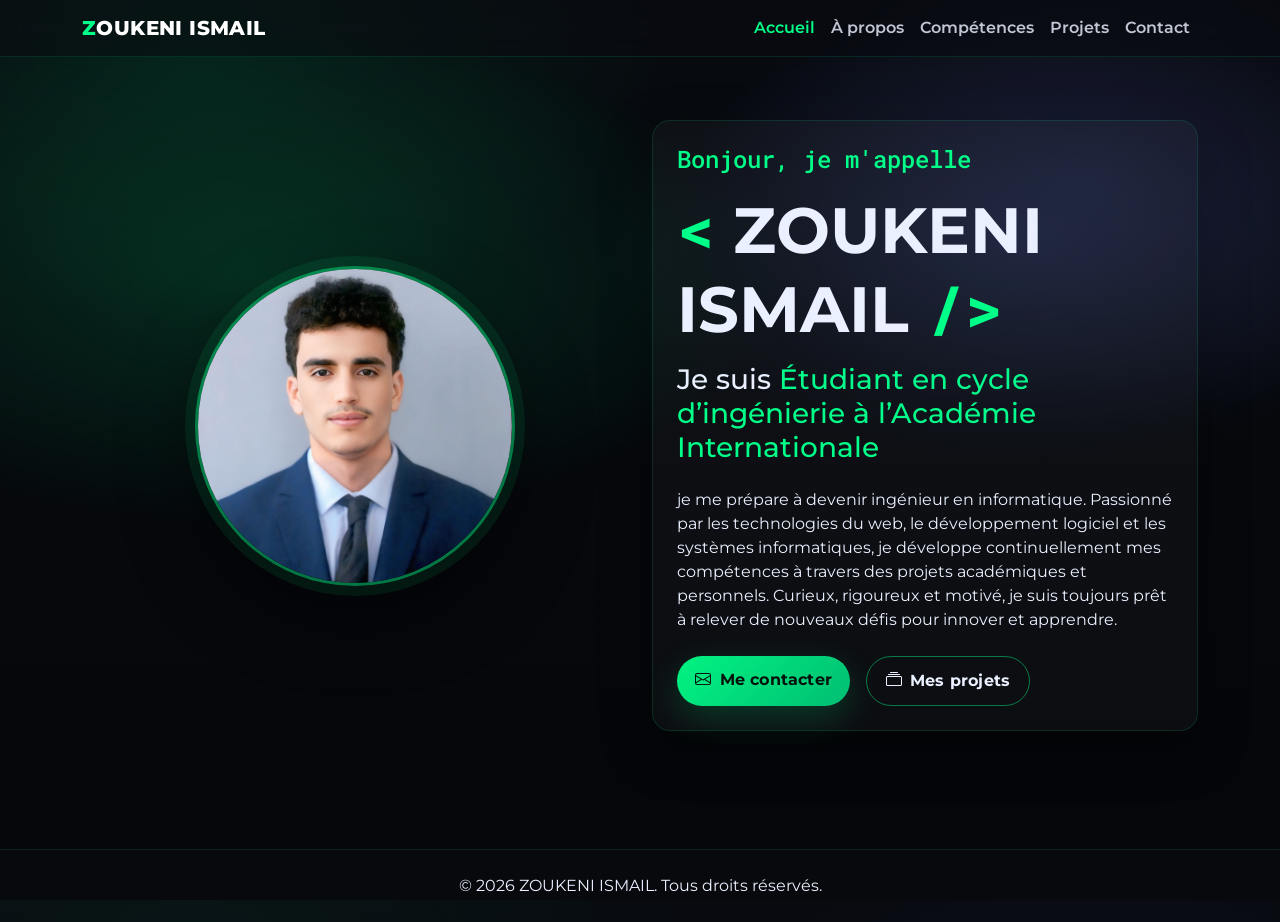
<file: index.html>
<!DOCTYPE html>
<html lang="fr">
<head>
  <meta charset="UTF-8">
  <meta name="viewport" content="width=device-width, initial-scale=1.0">
  <title>Portfolio - ZOUKENI ISMAIL </title>
  
  <!-- Bootstrap 5 CSS -->
  <link href="https://cdn.jsdelivr.net/npm/bootstrap@5.3.3/dist/css/bootstrap.min.css" rel="stylesheet">
  
  <!-- Bootstrap Icons -->
  <link href="https://cdn.jsdelivr.net/npm/bootstrap-icons@1.11.3/font/bootstrap-icons.min.css" rel="stylesheet">
  
  <!-- Google Fonts -->
  <link href="https://fonts.googleapis.com/css2?family=Montserrat:wght@400;500;600;700&family=Roboto+Mono:wght@400;500&display=swap" rel="stylesheet">
  

  <!-- CSS (Portfolio) -->
  <link rel="stylesheet" href="assets/css/base.css">
  <link rel="stylesheet" href="assets/css/components.css">
  <link rel="stylesheet" href="assets/css/index.css">

</head>
<body>

  <nav class="navbar navbar-expand-lg navbar-dark fixed-top">
    <div class="container">
      <a class="navbar-brand" href="index.html">
        <span style="color: var(--neon-green);">Z</span>OUKENI ISMAIL
      </a>
      <button class="navbar-toggler" type="button" data-bs-toggle="collapse" data-bs-target="#navbarNav">
        <span class="navbar-toggler-icon"></span>
      </button>
      <div class="collapse navbar-collapse" id="navbarNav">
        <ul class="navbar-nav ms-auto">
          <li class="nav-item"><a class="nav-link active" href="index.html">Accueil</a></li>
          <li class="nav-item"><a class="nav-link" href="apropos.html">À propos</a></li>
          <li class="nav-item"><a class="nav-link" href="competences.html">Compétences</a></li>
          <li class="nav-item"><a class="nav-link" href="projet.html">Projets</a></li>
          <li class="nav-item"><a class="nav-link" href="contact.html">Contact</a></li>
        </ul>
      </div>
    </div>
  </nav>

<!-- HERO SECTION -->
<section class="hero-section">
  <div class="hero-bg"></div>
  <div class="container">
    <div class="row align-items-center">
      <!-- Image à gauche -->
      <div class="col-lg-6 mb-5 mb-lg-0 fade-in">
        <div class="text-center">
          <img src="assets/img/1.jpg" alt="ZOUKENI ISMAIL" class="img-fluid profile-img">
        </div>
      </div>

      <!-- Infos à droite -->
      <div class="col-lg-6 text-center text-lg-start">
  <div class="hero-card">
    <h4 class="text-neon mono-font mb-3 fade-in" style="animation-delay: 0.2s;">Bonjour, je m'appelle</h4>

    <h1 class="display-3 fw-bold mb-3 fade-in" style="animation-delay: 0.4s;">
      <span class="mono-font text-neon">&lt;</span>
      ZOUKENI ISMAIL
      <span class="mono-font text-neon">/&gt;</span>
    </h1>

    <h2 class="h3 mb-4 float" style="animation-delay: 0.6s;">
      Je suis <span class="text-neon">Étudiant en cycle d’ingénierie à l’Académie Internationale</span>
    </h2>

    <p class="mb-4 fade-in" style="animation-delay: 0.8s;">
      je me prépare à devenir ingénieur en informatique. Passionné par les technologies du web, le développement logiciel et les systèmes informatiques, je développe continuellement mes compétences à travers des projets académiques et personnels. Curieux, rigoureux et motivé, je suis toujours prêt à relever de nouveaux défis pour innover et apprendre.
    </p>

    <div class="d-flex justify-content-center justify-content-lg-start gap-3 fade-in" style="animation-delay: 1s;">
      <a href="contact.html" class="btn btn-primary-custom btn-custom">
        <i class="bi bi-envelope me-2"></i>Me contacter
      </a>
      <a href="projet.html" class="btn btn-outline-custom btn-custom">
        <i class="bi bi-collection me-2"></i>Mes projets
      </a>
    </div>
  </div>
</div>
  </div>
</section>

<footer class="py-4 mt-5">
    <div class="container text-center">
      <p class="mb-0">© <span id="current-year"></span> ZOUKENI ISMAIL. Tous droits réservés.</p>
    </div>
  </footer>

  <!-- Bootstrap 5 JS -->
  <script src="https://cdn.jsdelivr.net/npm/bootstrap@5.3.3/dist/js/bootstrap.bundle.min.js"></script>


  <!-- JS (Portfolio) -->
  <script src="assets/js/main.js" defer></script>
  <script src="assets/js/index.js" defer></script>

</body>
</html>
</file>
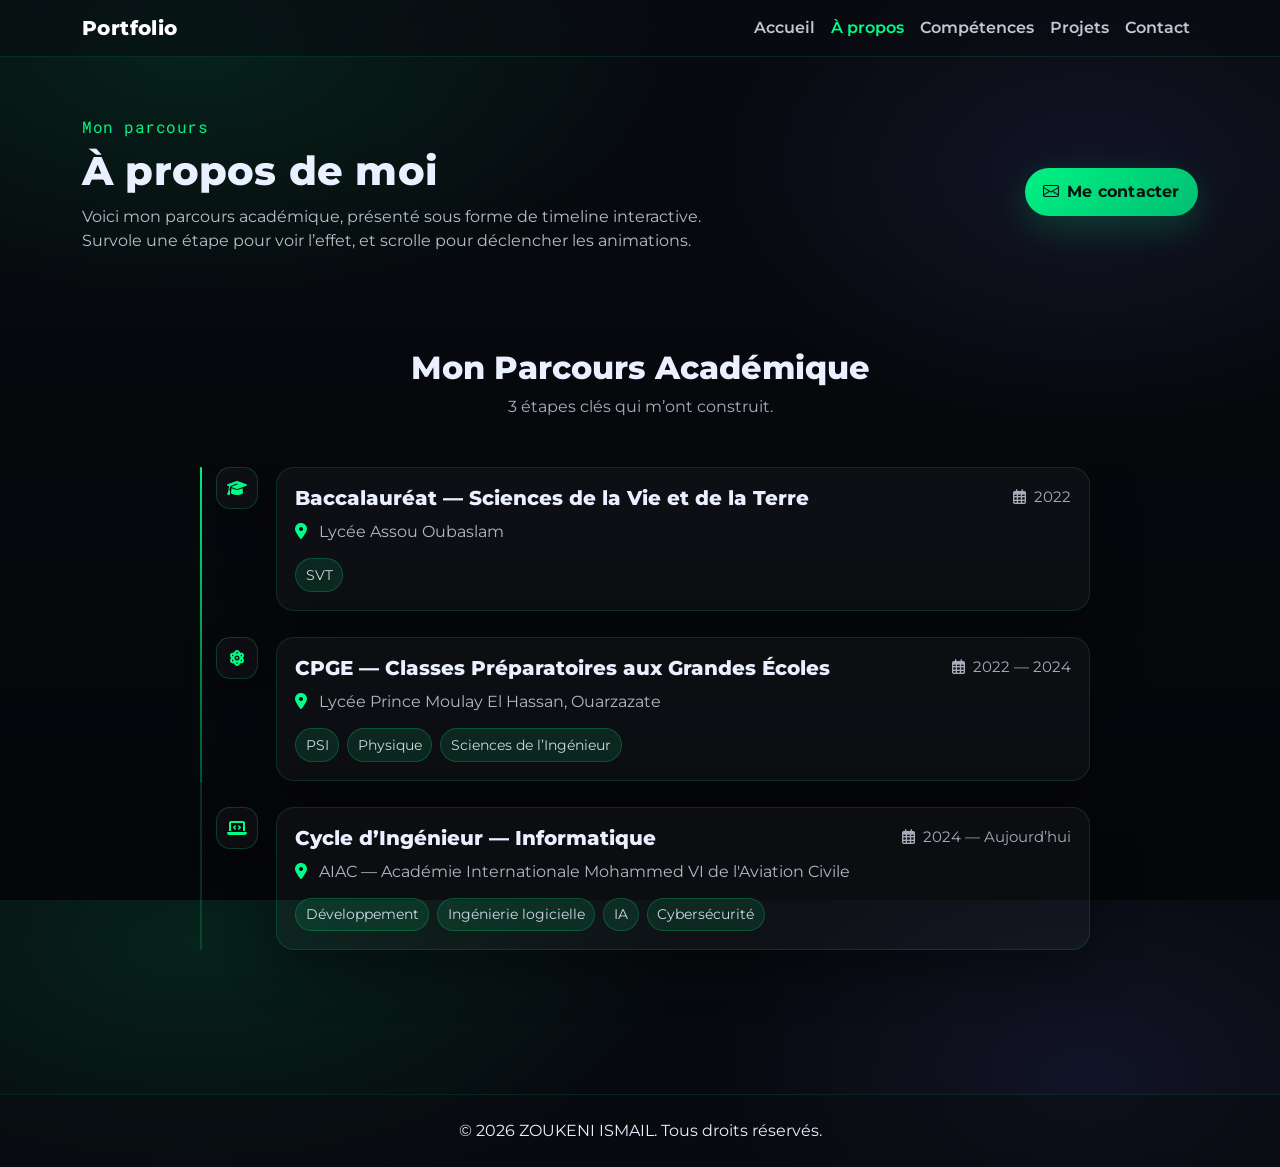
<file: apropos.html>
<!DOCTYPE html>
<html lang="fr">
<head>
  <meta charset="UTF-8">
  <meta name="viewport" content="width=device-width, initial-scale=1.0">
  <title>À propos | Portfolio - ZOUKENI ISMAIL</title>

  <!-- Bootstrap CSS -->
  <link href="https://cdn.jsdelivr.net/npm/bootstrap@5.3.3/dist/css/bootstrap.min.css" rel="stylesheet">

  <!-- Bootstrap Icons -->
  <link rel="stylesheet" href="https://cdn.jsdelivr.net/npm/bootstrap-icons@1.11.1/font/bootstrap-icons.css">

  <!-- Font Awesome -->
  <link rel="stylesheet" href="https://cdnjs.cloudflare.com/ajax/libs/font-awesome/6.4.0/css/all.min.css">

  <!-- Google Fonts -->
  <link href="https://fonts.googleapis.com/css2?family=Montserrat:wght@400;500;600;700&family=Roboto+Mono:wght@400;500&display=swap" rel="stylesheet">

  <!-- CSS Portfolio -->
  <link rel="stylesheet" href="assets/css/base.css">
  <link rel="stylesheet" href="assets/css/components.css">
  <link rel="stylesheet" href="assets/css/apropos.css">
</head>

<body>

  <!-- Navbar -->
  <nav class="navbar navbar-expand-lg navbar-dark fixed-top">
    <div class="container">
      <a class="navbar-brand" href="index.html">Portfolio</a>
      <button class="navbar-toggler" type="button" data-bs-toggle="collapse" data-bs-target="#navbarNav">
        <span class="navbar-toggler-icon"></span>
      </button>
      <div class="collapse navbar-collapse" id="navbarNav">
        <ul class="navbar-nav ms-auto">
          <li class="nav-item"><a class="nav-link" href="index.html">Accueil</a></li>
          <li class="nav-item"><a class="nav-link active" href="apropos.html">À propos</a></li>
          <li class="nav-item"><a class="nav-link" href="competences.html">Compétences</a></li>
          <li class="nav-item"><a class="nav-link" href="projet.html">Projets</a></li>
          <li class="nav-item"><a class="nav-link" href="contact.html">Contact</a></li>
        </ul>
      </div>
    </div>
  </nav>

  <!-- Background particles -->
  <div id="particles"></div>

  <!-- Header -->
  <header class="about-hero">
    <div class="container content-layer">
      <div class="row align-items-center">
        <div class="col-lg-8">
          <p class="kicker mono-font text-neon mb-2">Mon parcours</p>
          <h1 class="title">À propos de moi</h1>
          <p class="lead-text">
            Voici mon parcours académique, présenté sous forme de timeline interactive.
            Survole une étape pour voir l’effet, et scrolle pour déclencher les animations.
          </p>
        </div>
        <div class="col-lg-4 text-lg-end mt-3 mt-lg-0">
          <a class="btn btn-primary-custom btn-custom" href="contact.html">
            <i class="bi bi-envelope me-2"></i>Me contacter
          </a>
        </div>
      </div>
    </div>
  </header>

  <!-- Timeline -->
  <section id="parcours" class="timeline-section">
    <div class="container content-layer">

      <div class="section-head text-center mb-5">
        <h2 class="section-title">Mon Parcours Académique</h2>
        <p class="section-subtitle">3 étapes clés qui m’ont construit.</p>
      </div>

      <!-- Progress line (interactive) -->
      <div class="timeline-wrap">
        <div class="timeline-progress" id="timeline-progress"></div>

        <!-- Item 1 -->
        <article class="timeline-item reveal">
          <div class="timeline-icon">
            <i class="fas fa-graduation-cap"></i>
          </div>

          <div class="timeline-card">
            <div class="timeline-top">
              <h5>Baccalauréat — Sciences de la Vie et de la Terre</h5>
              <span class="timeline-date"><i class="far fa-calendar-alt me-2"></i>2022</span>
            </div>

            <p class="timeline-place">
              <i class="fas fa-map-marker-alt me-2"></i>
              Lycée Assou Oubaslam
            </p>

            <div class="tags">
              <span class="tag">SVT</span>
            </div>
          </div>
        </article>

        <!-- Item 2 -->
        <article class="timeline-item reveal">
          <div class="timeline-icon">
            <i class="fas fa-atom"></i>
          </div>

          <div class="timeline-card">
            <div class="timeline-top">
              <h5>CPGE — Classes Préparatoires aux Grandes Écoles</h5>
              <span class="timeline-date"><i class="far fa-calendar-alt me-2"></i>2022 — 2024</span>
            </div>

            <p class="timeline-place">
              <i class="fas fa-map-marker-alt me-2"></i>
              Lycée Prince Moulay El Hassan, Ouarzazate
            </p>

            <div class="tags">
              <span class="tag">PSI</span>
              <span class="tag">Physique</span>
              <span class="tag">Sciences de l’Ingénieur</span>
            </div>
          </div>
        </article>

        <!-- Item 3 -->
        <article class="timeline-item reveal">
          <div class="timeline-icon">
            <i class="fas fa-laptop-code"></i>
          </div>

          <div class="timeline-card">
            <div class="timeline-top">
              <h5>Cycle d’Ingénieur — Informatique</h5>
              <span class="timeline-date"><i class="far fa-calendar-alt me-2"></i>2024 — Aujourd’hui</span>
            </div>

            <p class="timeline-place">
              <i class="fas fa-map-marker-alt me-2"></i>
              AIAC — Académie Internationale Mohammed VI de l'Aviation Civile
            </p>

            <div class="tags">
              <span class="tag">Développement</span>
              <span class="tag">Ingénierie logicielle</span>
              <span class="tag">IA</span>
              <span class="tag">Cybersécurité</span>
            </div>
          </div>
        </article>

      </div>
    </div>
  </section>

  <footer class="py-4 mt-5">
    <div class="container text-center">
      <p class="mb-0">© <span id="current-year"></span> ZOUKENI ISMAIL. Tous droits réservés.</p>
    </div>
  </footer>

  <script src="https://cdn.jsdelivr.net/npm/bootstrap@5.3.3/dist/js/bootstrap.bundle.min.js"></script>

  <!-- JS Portfolio -->
  <script src="assets/js/main.js" defer></script>
  <script src="assets/js/particles.js" defer></script>
  <script src="assets/js/apropos.js" defer></script>

</body>
</html>
</file>
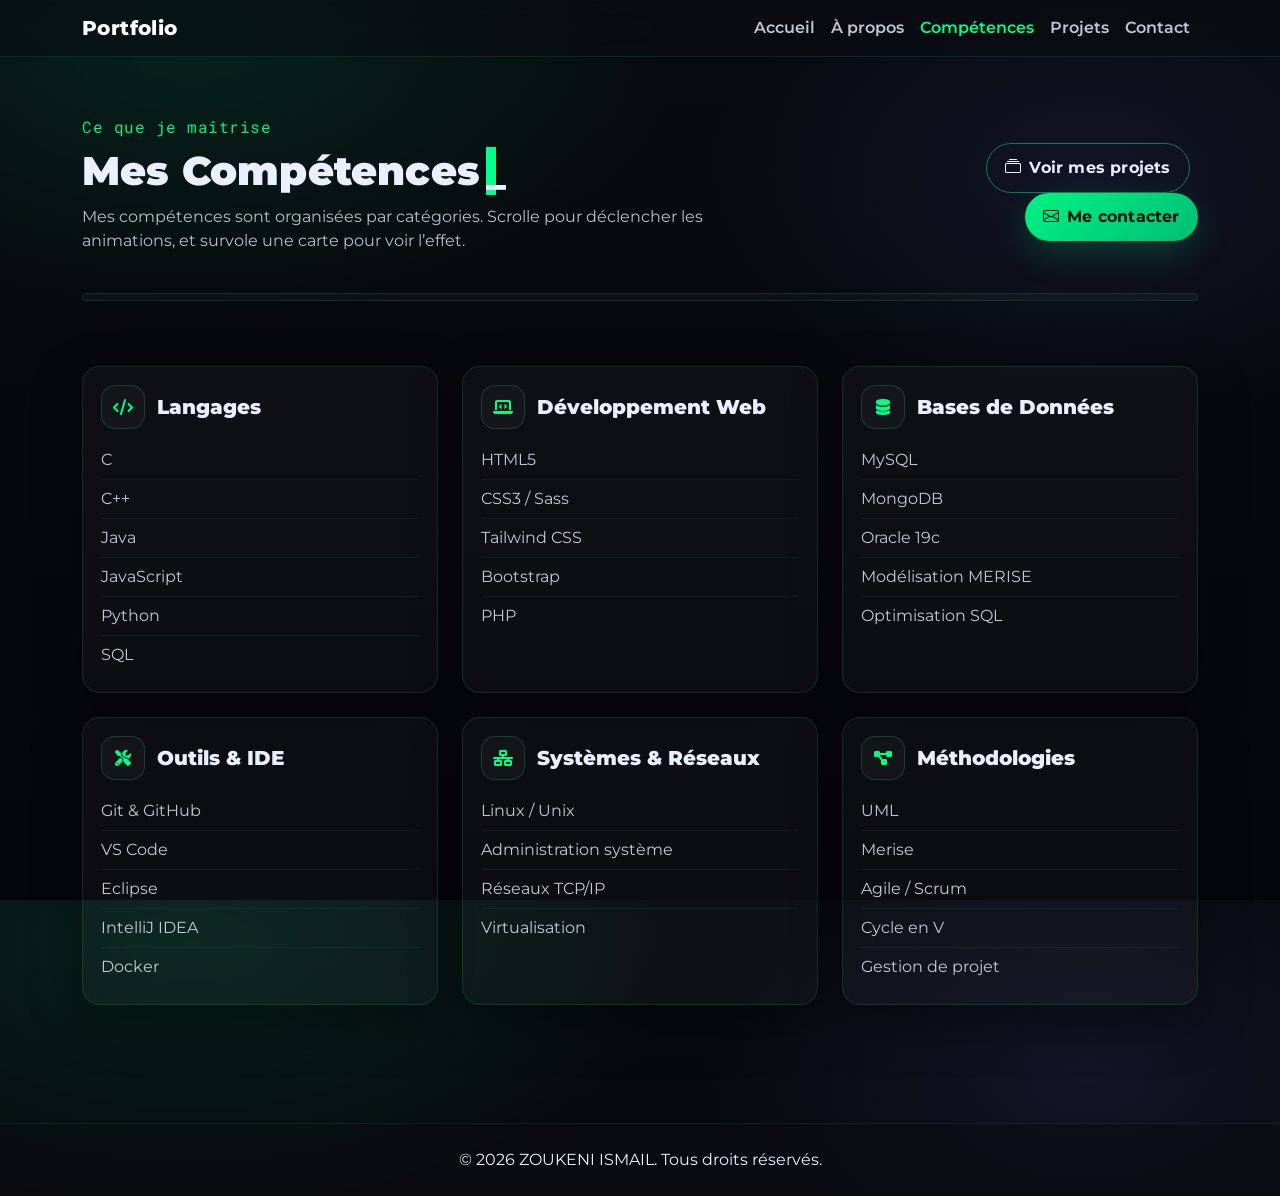
<file: competences.html>
<!DOCTYPE html>
<html lang="fr">
<head>
  <meta charset="UTF-8" />
  <meta name="viewport" content="width=device-width, initial-scale=1.0" />
  <title>Compétences | Portfolio - ZOUKENI ISMAIL</title>

  <link href="https://cdn.jsdelivr.net/npm/bootstrap@5.3.3/dist/css/bootstrap.min.css" rel="stylesheet" />
  <link rel="stylesheet" href="https://cdn.jsdelivr.net/npm/bootstrap-icons@1.11.3/font/bootstrap-icons.min.css" />
  <link rel="stylesheet" href="https://cdnjs.cloudflare.com/ajax/libs/font-awesome/6.4.0/css/all.min.css" />
  <link href="https://fonts.googleapis.com/css2?family=Montserrat:wght@400;500;600;700&family=Roboto+Mono:wght@400;500&display=swap" rel="stylesheet" />

  <!-- CSS Portfolio -->
  <link rel="stylesheet" href="assets/css/base.css" />
  <link rel="stylesheet" href="assets/css/components.css" />
  <link rel="stylesheet" href="assets/css/competences.css" />
</head>

<body>
  <!-- Navbar -->
  <nav class="navbar navbar-expand-lg navbar-dark fixed-top">
    <div class="container">
      <a class="navbar-brand" href="index.html">Portfolio</a>
      <button class="navbar-toggler" type="button" data-bs-toggle="collapse" data-bs-target="#navbarNav">
        <span class="navbar-toggler-icon"></span>
      </button>
      <div class="collapse navbar-collapse" id="navbarNav">
        <ul class="navbar-nav ms-auto">
          <li class="nav-item"><a class="nav-link" href="index.html">Accueil</a></li>
          <li class="nav-item"><a class="nav-link" href="apropos.html">À propos</a></li>
          <li class="nav-item"><a class="nav-link active" href="competences.html">Compétences</a></li>
          <li class="nav-item"><a class="nav-link" href="projet.html">Projets</a></li>
          <li class="nav-item"><a class="nav-link" href="contact.html">Contact</a></li>
        </ul>
      </div>
    </div>
  </nav>

  <!-- Background effects -->
  <div class="scanlines"></div>
  <div id="particles"></div>

  <!-- Hero -->
  <header class="skills-hero">
    <div class="container content-layer">
      <div class="row align-items-center">
        <div class="col-lg-8">
          <p class="kicker mono-font text-neon mb-2">Ce que je maîtrise</p>
          <h1 class="title">
            <span id="typing-text"></span><span class="cursor">_</span>
          </h1>
          <p class="lead-text">
            Mes compétences sont organisées par catégories. Scrolle pour déclencher les animations,
            et survole une carte pour voir l’effet.
          </p>
        </div>

        <div class="col-lg-4 text-lg-end mt-3 mt-lg-0">
          <a class="btn btn-outline-custom btn-custom me-2" href="projet.html">
            <i class="bi bi-collection me-2"></i>Voir mes projets
          </a>
          <a class="btn btn-primary-custom btn-custom" href="contact.html">
            <i class="bi bi-envelope me-2"></i>Me contacter
          </a>
        </div>
      </div>

      <!-- Progress bar -->
      <div class="page-progress mt-4">
        <div class="bar" id="page-progress"></div>
      </div>
    </div>
  </header>

  <!-- Skills Grid -->
  <section id="competences" class="skills-section">
    <div class="container content-layer">
      <div class="row g-4">

        <!-- Langages -->
        <div class="col-md-6 col-lg-4">
          <article class="skill-card reveal" data-tags="langages">
            <div class="skill-head">
              <div class="skill-icon"><i class="fas fa-code"></i></div>
              <h5 class="skill-title">Langages</h5>
            </div>
            <ul class="skill-list">
              <li>C</li>
              <li>C++</li>
              <li>Java</li>
              <li>JavaScript</li>
              <li>Python</li>
              <li>SQL</li>
            </ul>
          </article>
        </div>

        <!-- Web Dev -->
        <div class="col-md-6 col-lg-4">
          <article class="skill-card reveal" data-tags="web">
            <div class="skill-head">
              <div class="skill-icon"><i class="fas fa-laptop-code"></i></div>
              <h5 class="skill-title">Développement Web</h5>
            </div>
            <ul class="skill-list">
              <li>HTML5</li>
              <li>CSS3 / Sass</li>
              <li>Tailwind CSS</li>
              <li>Bootstrap</li>
              <li>PHP</li>
            </ul>
          </article>
        </div>

        <!-- BDD -->
        <div class="col-md-6 col-lg-4">
          <article class="skill-card reveal" data-tags="bdd">
            <div class="skill-head">
              <div class="skill-icon"><i class="fas fa-database"></i></div>
              <h5 class="skill-title">Bases de Données</h5>
            </div>
            <ul class="skill-list">
              <li>MySQL</li>
              <li>MongoDB</li>
              <li>Oracle 19c</li>
              <li>Modélisation MERISE</li>
              <li>Optimisation SQL</li>
            </ul>
          </article>
        </div>

        <!-- Outils -->
        <div class="col-md-6 col-lg-4">
          <article class="skill-card reveal" data-tags="outils">
            <div class="skill-head">
              <div class="skill-icon"><i class="fas fa-tools"></i></div>
              <h5 class="skill-title">Outils & IDE</h5>
            </div>
            <ul class="skill-list">
              <li>Git & GitHub</li>
              <li>VS Code</li>
              <li>Eclipse</li>
              <li>IntelliJ IDEA</li>
              <li>Docker</li>
            </ul>
          </article>
        </div>

        <!-- Réseaux -->
        <div class="col-md-6 col-lg-4">
          <article class="skill-card reveal" data-tags="systemes">
            <div class="skill-head">
              <div class="skill-icon"><i class="fas fa-network-wired"></i></div>
              <h5 class="skill-title">Systèmes & Réseaux</h5>
            </div>
            <ul class="skill-list">
              <li>Linux / Unix</li>
              <li>Administration système</li>
              <li>Réseaux TCP/IP</li>
              <li>Virtualisation</li>
            </ul>
          </article>
        </div>

        <!-- Méthodologies -->
        <div class="col-md-6 col-lg-4">
          <article class="skill-card reveal" data-tags="methodo">
            <div class="skill-head">
              <div class="skill-icon"><i class="fas fa-project-diagram"></i></div>
              <h5 class="skill-title">Méthodologies</h5>
            </div>
            <ul class="skill-list">
              <li>UML</li>
              <li>Merise</li>
              <li>Agile / Scrum</li>
              <li>Cycle en V</li>
              <li>Gestion de projet</li>
            </ul>
          </article>
        </div>

      </div>
    </div>
  </section>

  <footer class="py-4 mt-5">
    <div class="container text-center">
      <p class="mb-0">© <span id="current-year"></span> ZOUKENI ISMAIL. Tous droits réservés.</p>
    </div>
  </footer>

  <script src="https://cdn.jsdelivr.net/npm/bootstrap@5.3.3/dist/js/bootstrap.bundle.min.js"></script>

  <!-- JS Portfolio -->
  <script src="assets/js/main.js" defer></script>
  <script src="assets/js/particles.js" defer></script>
  <script src="assets/js/competences.js" defer></script>
</body>
</html>
</file>
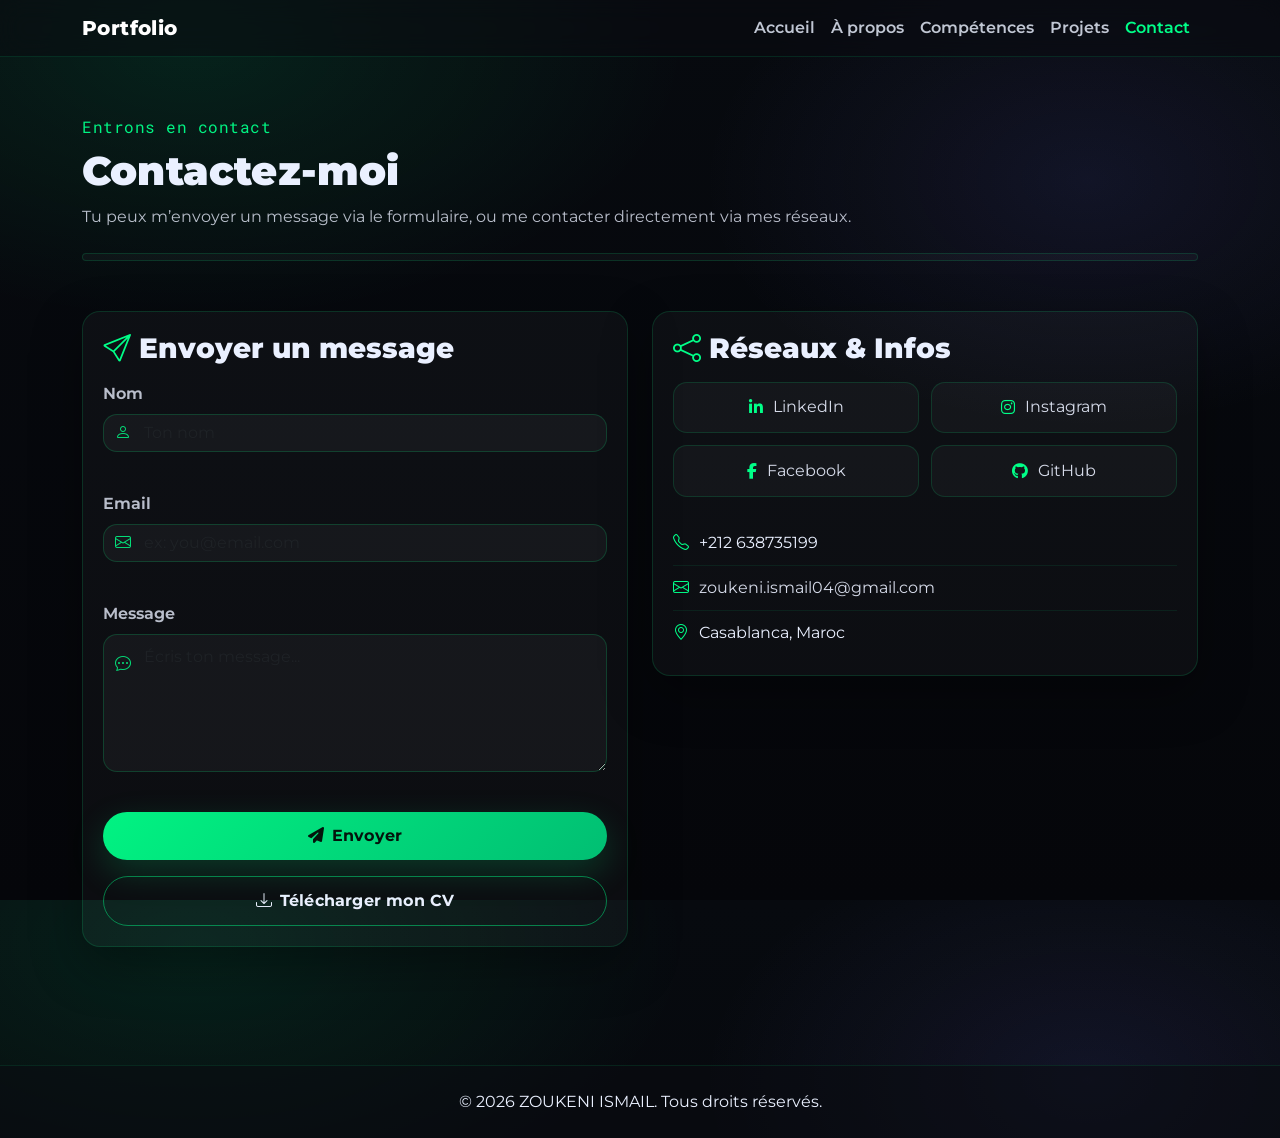
<file: contact.html>
<!DOCTYPE html>
<html lang="fr">
<head>
  <meta charset="UTF-8">
  <meta name="viewport" content="width=device-width, initial-scale=1.0">
  <title>Contact | Portfolio - ZOUKENI ISMAIL</title>

  <link href="https://cdn.jsdelivr.net/npm/bootstrap@5.3.3/dist/css/bootstrap.min.css" rel="stylesheet">
  <link href="https://cdn.jsdelivr.net/npm/bootstrap-icons@1.11.3/font/bootstrap-icons.min.css" rel="stylesheet">
  <link rel="stylesheet" href="https://cdnjs.cloudflare.com/ajax/libs/font-awesome/6.4.0/css/all.min.css">
  <link href="https://fonts.googleapis.com/css2?family=Montserrat:wght@400;500;600;700&family=Roboto+Mono:wght@400;500&display=swap" rel="stylesheet">

  <!-- CSS (Portfolio) -->
  <link rel="stylesheet" href="assets/css/base.css">
  <link rel="stylesheet" href="assets/css/components.css">
  <link rel="stylesheet" href="assets/css/contact.css">
</head>

<body>

<nav class="navbar navbar-expand-lg navbar-dark fixed-top">
  <div class="container">
    <a class="navbar-brand" href="index.html">Portfolio</a>
    <button class="navbar-toggler" type="button" data-bs-toggle="collapse" data-bs-target="#navbarNav">
      <span class="navbar-toggler-icon"></span>
    </button>
    <div class="collapse navbar-collapse" id="navbarNav">
      <ul class="navbar-nav ms-auto">
        <li class="nav-item"><a class="nav-link" href="index.html">Accueil</a></li>
        <li class="nav-item"><a class="nav-link" href="apropos.html">À propos</a></li>
        <li class="nav-item"><a class="nav-link" href="competences.html">Compétences</a></li>
        <li class="nav-item"><a class="nav-link" href="projet.html">Projets</a></li>
        <li class="nav-item"><a class="nav-link active" href="contact.html">Contact</a></li>
      </ul>
    </div>
  </div>
</nav>

<header class="contact-hero">
  <div class="container content-layer">
    <p class="kicker mono-font text-neon mb-2">Entrons en contact</p>
    <h1 class="title">Contactez-moi</h1>
    <p class="lead-text">
      Tu peux m’envoyer un message via le formulaire, ou me contacter directement via mes réseaux.
    </p>

    <div class="page-progress mt-4">
      <div class="bar" id="page-progress"></div>
    </div>
  </div>
</header>

<section id="contact" class="contact-section">
  <div class="container content-layer">
    <div class="row g-4 justify-content-center">

      <!-- Formulaire -->
      <div class="col-lg-6">
        <div class="glass-card reveal">
          <h3 class="card-title">
            <i class="bi bi-send me-2 text-neon"></i>Envoyer un message
          </h3>

          <!-- Alerts -->
          <div id="form-alert" class="form-alert" role="alert" aria-live="polite"></div>

          <form id="contact-form" action="https://formspree.io/f/mrbqaaqn" method="POST">
            <input type="hidden" name="_subject" value="Nouveau message depuis votre portfolio">

            <div class="mb-3">
              <label for="name" class="form-label">Nom</label>
              <div class="input-wrap">
                <i class="bi bi-person"></i>
                <input type="text" id="name" class="form-control" name="name" placeholder="Ton nom" required>
              </div>
              <small class="field-error" data-error-for="name"></small>
            </div>

            <div class="mb-3">
              <label for="email" class="form-label">Email</label>
              <div class="input-wrap">
                <i class="bi bi-envelope"></i>
                <input type="email" id="email" class="form-control" name="email" placeholder="ex: you@email.com" required>
              </div>
              <small class="field-error" data-error-for="email"></small>
            </div>

            <div class="mb-3">
              <label for="message" class="form-label">Message</label>
              <div class="input-wrap textarea">
                <i class="bi bi-chat-dots"></i>
                <textarea id="message" class="form-control" name="message" rows="5" placeholder="Écris ton message..." required></textarea>
              </div>
              <small class="field-error" data-error-for="message"></small>
            </div>

            <button id="submit-btn" type="submit" class="btn btn-primary-custom btn-custom w-100">
              <span class="btn-text"><i class="fas fa-paper-plane me-2"></i>Envoyer</span>
              <span class="btn-loading" aria-hidden="true">Envoi...</span>
            </button>

            <!-- CV (corrigé) -->
            <a class="btn btn-outline-custom btn-custom w-100 mt-3"
               href="assets/cv/Zoukeni_Ismail_Cv.pdf"
               download="CV-ZOUKENI-ISMAIL.pdf">
              <i class="bi bi-download me-2"></i>Télécharger mon CV
            </a>
          </form>
        </div>
      </div>

      <!-- Infos + Réseaux -->
      <div class="col-lg-6">
        <div class="glass-card reveal">
          <h3 class="card-title">
            <i class="bi bi-share me-2 text-neon"></i>Réseaux & Infos
          </h3>

          <div class="socials">
            <a class="social-btn" href="https://ma.linkedin.com/in/ismail-zoukeni-22b82832a" target="_blank" rel="noopener">
              <i class="fab fa-linkedin-in"></i><span>LinkedIn</span>
            </a>
            <a class="social-btn" href="https://www.instagram.com/ismailzoukeni/" target="_blank" rel="noopener">
              <i class="fab fa-instagram"></i><span>Instagram</span>
            </a>
            <a class="social-btn" href="https://www.facebook.com/ismailzoukeni/" target="_blank" rel="noopener">
              <i class="fab fa-facebook-f"></i><span>Facebook</span>
            </a>
            <a class="social-btn" href="https://github.com/ismailzoukenissas" target="_blank" rel="noopener">
              <i class="fab fa-github"></i><span>GitHub</span>
            </a>
          </div>

          <div class="contact-info mt-4">
            <div class="info-row">
              <i class="bi bi-telephone text-neon"></i>
              <span>+212 638735199</span>
            </div>
            <div class="info-row">
              <i class="bi bi-envelope text-neon"></i>
              <a href="mailto:zoukeni.ismail04@gmail.com">zoukeni.ismail04@gmail.com</a>
            </div>
            <div class="info-row">
              <i class="bi bi-geo-alt text-neon"></i>
              <span>Casablanca, Maroc</span>
            </div>
          </div>

         
        </div>
      </div>

    </div>
  </div>
</section>

<footer class="py-4 mt-5">
  <div class="container text-center">
    <p class="mb-0">© <span id="current-year"></span> ZOUKENI ISMAIL. Tous droits réservés.</p>
  </div>
</footer>

<script src="https://cdn.jsdelivr.net/npm/bootstrap@5.3.3/dist/js/bootstrap.bundle.min.js"></script>

<!-- JS (Portfolio) -->
<script src="assets/js/main.js" defer></script>
<script src="assets/js/contact.js" defer></script>
</body>
</html>
</file>
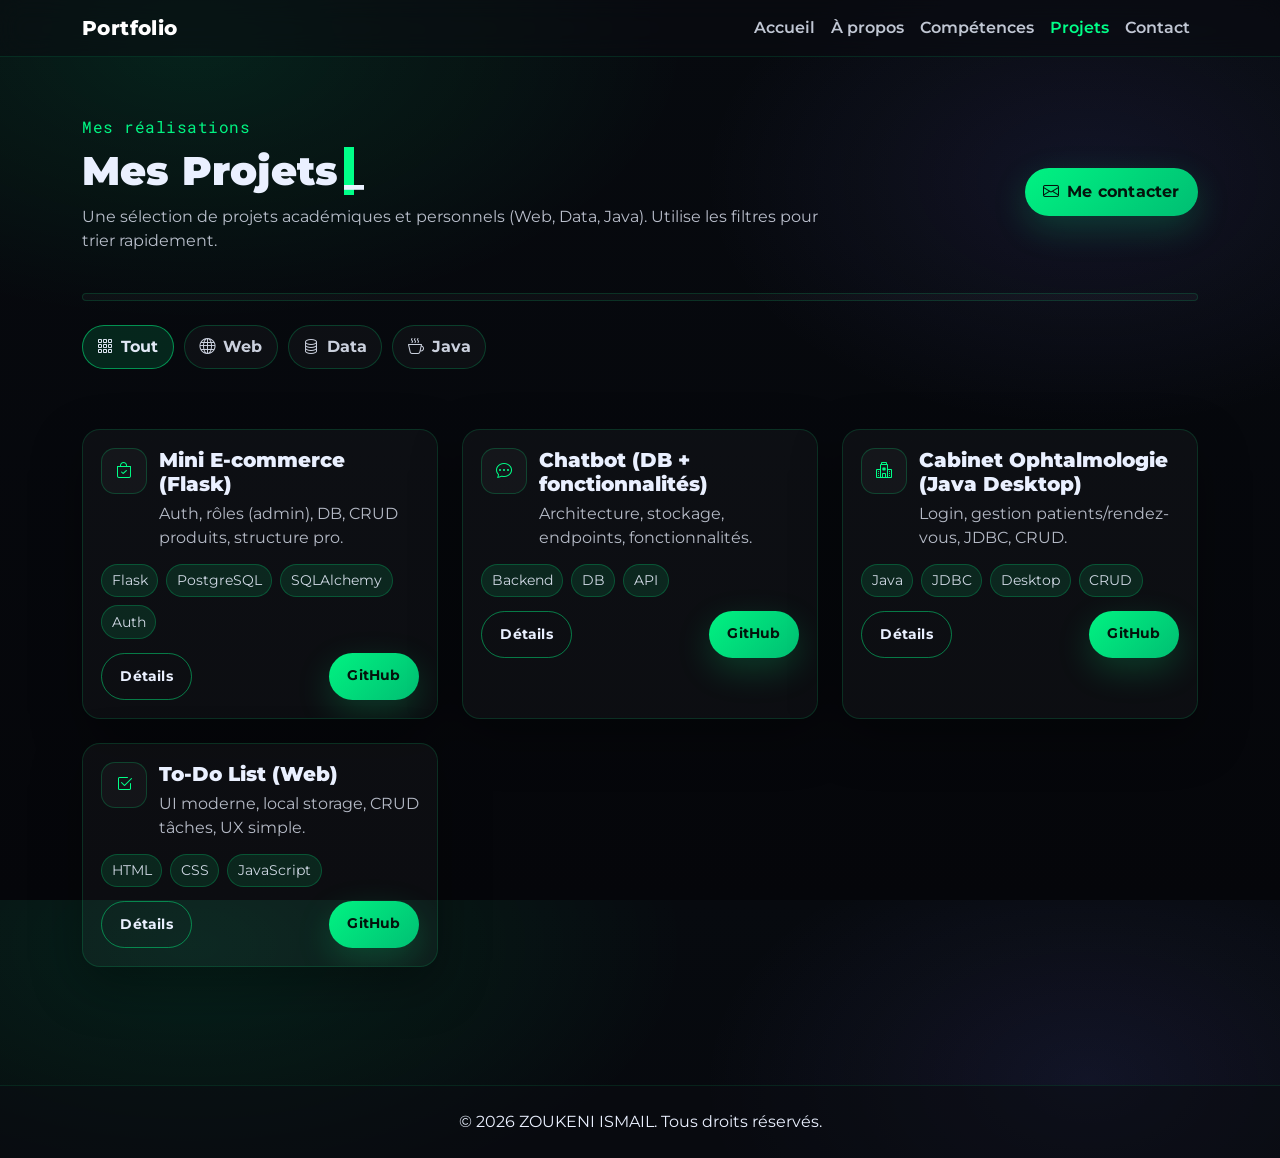
<file: projet.html>
<!DOCTYPE html>
<html lang="fr">
<head>
  <meta charset="UTF-8" />
  <meta name="viewport" content="width=device-width, initial-scale=1.0" />
  <title>Projets | Portfolio - ZOUKENI ISMAIL</title>

  <link href="https://cdn.jsdelivr.net/npm/bootstrap@5.3.3/dist/css/bootstrap.min.css" rel="stylesheet" />
  <link rel="stylesheet" href="https://cdn.jsdelivr.net/npm/bootstrap-icons@1.11.3/font/bootstrap-icons.min.css" />
  <link rel="stylesheet" href="https://cdnjs.cloudflare.com/ajax/libs/font-awesome/6.4.0/css/all.min.css" />
  <link href="https://fonts.googleapis.com/css2?family=Montserrat:wght@400;500;600;700&family=Roboto+Mono:wght@400;500&display=swap" rel="stylesheet" />

  <!-- CSS Portfolio -->
  <link rel="stylesheet" href="assets/css/base.css" />
  <link rel="stylesheet" href="assets/css/components.css" />
  <link rel="stylesheet" href="assets/css/projet.css" />
</head>

<body>
  <!-- Navbar -->
  <nav class="navbar navbar-expand-lg navbar-dark fixed-top">
    <div class="container">
      <a class="navbar-brand" href="index.html">Portfolio</a>
      <button class="navbar-toggler" type="button" data-bs-toggle="collapse" data-bs-target="#navbarNav">
        <span class="navbar-toggler-icon"></span>
      </button>
      <div class="collapse navbar-collapse" id="navbarNav">
        <ul class="navbar-nav ms-auto">
          <li class="nav-item"><a class="nav-link" href="index.html">Accueil</a></li>
          <li class="nav-item"><a class="nav-link" href="apropos.html">À propos</a></li>
          <li class="nav-item"><a class="nav-link" href="competences.html">Compétences</a></li>
          <li class="nav-item"><a class="nav-link active" href="projet.html">Projets</a></li>
          <li class="nav-item"><a class="nav-link" href="contact.html">Contact</a></li>
        </ul>
      </div>
    </div>
  </nav>

  <!-- Background effects -->
  <div class="scanlines"></div>
  <div id="particles"></div>

  <!-- Hero -->
  <header class="projects-hero">
    <div class="container content-layer">
      <div class="row align-items-center">
        <div class="col-lg-8">
          <p class="kicker mono-font text-neon mb-2">Mes réalisations</p>
          <h1 class="title">
            <span id="typing-text"></span><span class="cursor">_</span>
          </h1>
          <p class="lead-text">
            Une sélection de projets académiques et personnels (Web, Data, Java).
            Utilise les filtres pour trier rapidement.
          </p>
        </div>

        <div class="col-lg-4 text-lg-end mt-3 mt-lg-0">
          <a class="btn btn-primary-custom btn-custom" href="contact.html">
            <i class="bi bi-envelope me-2"></i>Me contacter
          </a>
        </div>
      </div>

      <!-- Page progress -->
      <div class="page-progress mt-4">
        <div class="bar" id="page-progress"></div>
      </div>

      <!-- Filters (Sans DevOps / Cyber) -->
      <div class="filters mt-4" aria-label="Filtres de projets">
        <button class="filter-btn active" data-filter="all"><i class="bi bi-grid-3x3-gap me-2"></i>Tout</button>
        <button class="filter-btn" data-filter="web"><i class="bi bi-globe me-2"></i>Web</button>
        <button class="filter-btn" data-filter="data"><i class="bi bi-database me-2"></i>Data</button>
        <button class="filter-btn" data-filter="java"><i class="bi bi-cup-hot me-2"></i>Java</button>
      </div>
    </div>
  </header>

  <!-- Projects -->
  <section class="projects-section">
    <div class="container content-layer">
      <div class="row g-4" id="projects-grid">

        <!-- 1) Mini E-commerce Flask -->
        <div class="col-md-6 col-lg-4 project-col" data-tags="web data">
          <article class="project-card reveal">
            <div class="project-top">
              <div class="project-icon"><i class="bi bi-bag-check"></i></div>
              <div class="project-meta">
                <h5 class="project-title">Mini E-commerce (Flask)</h5>
                <p class="project-desc">Auth, rôles (admin), DB, CRUD produits, structure pro.</p>
              </div>
            </div>
            <div class="project-tags">
              <span class="tag">Flask</span><span class="tag">PostgreSQL</span><span class="tag">SQLAlchemy</span><span class="tag">Auth</span>
            </div>
            <div class="project-actions">
              <button class="btn btn-outline-custom btn-custom btn-sm"
                      data-bs-toggle="modal" data-bs-target="#m-ecommerce">
                Détails
              </button>
              <a class="btn btn-primary-custom btn-custom btn-sm" href="#" target="_blank" rel="noopener">
                GitHub
              </a>
            </div>
          </article>
        </div>

        <!-- 2) Chatbot + DB -->
        <div class="col-md-6 col-lg-4 project-col" data-tags="web data">
          <article class="project-card reveal">
            <div class="project-top">
              <div class="project-icon"><i class="bi bi-chat-dots"></i></div>
              <div class="project-meta">
                <h5 class="project-title">Chatbot (DB + fonctionnalités)</h5>
                <p class="project-desc">Architecture, stockage, endpoints, fonctionnalités.</p>
              </div>
            </div>
            <div class="project-tags">
              <span class="tag">Backend</span><span class="tag">DB</span><span class="tag">API</span>
            </div>
            <div class="project-actions">
              <button class="btn btn-outline-custom btn-custom btn-sm" data-bs-toggle="modal" data-bs-target="#m-chatbot">Détails</button>
              <a class="btn btn-primary-custom btn-custom btn-sm" href="#" target="_blank" rel="noopener">GitHub</a>
            </div>
          </article>
        </div>

        <!-- 3) App Java Desktop cabinet ophtalmologie -->
        <div class="col-md-6 col-lg-4 project-col" data-tags="java data">
          <article class="project-card reveal">
            <div class="project-top">
              <div class="project-icon"><i class="bi bi-hospital"></i></div>
              <div class="project-meta">
                <h5 class="project-title">Cabinet Ophtalmologie (Java Desktop)</h5>
                <p class="project-desc">Login, gestion patients/rendez-vous, JDBC, CRUD.</p>
              </div>
            </div>
            <div class="project-tags">
              <span class="tag">Java</span><span class="tag">JDBC</span><span class="tag">Desktop</span><span class="tag">CRUD</span>
            </div>
            <div class="project-actions">
              <button class="btn btn-outline-custom btn-custom btn-sm" data-bs-toggle="modal" data-bs-target="#m-cabinet">Détails</button>
              <a class="btn btn-primary-custom btn-custom btn-sm" href="#" target="_blank" rel="noopener">GitHub</a>
            </div>
          </article>
        </div>

        <!-- 4) To-Do List -->
        <div class="col-md-6 col-lg-4 project-col" data-tags="web">
          <article class="project-card reveal">
            <div class="project-top">
              <div class="project-icon"><i class="bi bi-check2-square"></i></div>
              <div class="project-meta">
                <h5 class="project-title">To-Do List (Web)</h5>
                <p class="project-desc">UI moderne, local storage, CRUD tâches, UX simple.</p>
              </div>
            </div>
            <div class="project-tags">
              <span class="tag">HTML</span><span class="tag">CSS</span><span class="tag">JavaScript</span>
            </div>
            <div class="project-actions">
              <button class="btn btn-outline-custom btn-custom btn-sm" data-bs-toggle="modal" data-bs-target="#m-todo">Détails</button>
              <a class="btn btn-primary-custom btn-custom btn-sm" href="#" target="_blank" rel="noopener">GitHub</a>
            </div>
          </article>
        </div>

      </div>
    </div>
  </section>

  <!-- Modals -->
  <div class="modal fade" id="m-ecommerce" tabindex="-1" aria-hidden="true">
    <div class="modal-dialog modal-dialog-centered modal-lg">
      <div class="modal-content modal-glass">
        <div class="modal-header">
          <h5 class="modal-title">Mini E-commerce (Flask)</h5>
          <button type="button" class="btn-close btn-close-white" data-bs-dismiss="modal"></button>
        </div>
        <div class="modal-body">
          <ul class="modal-list">
            <li>Authentification + gestion des rôles (admin).</li>
            <li>Base de données + migrations + modèles (SQLAlchemy).</li>
            <li>Structure propre : routes, templates, static, config.</li>
          </ul>
        </div>
      </div>
    </div>
  </div>

  <div class="modal fade" id="m-chatbot" tabindex="-1" aria-hidden="true">
    <div class="modal-dialog modal-dialog-centered modal-lg">
      <div class="modal-content modal-glass">
        <div class="modal-header">
          <h5 class="modal-title">Chatbot (DB + fonctionnalités)</h5>
          <button type="button" class="btn-close btn-close-white" data-bs-dismiss="modal"></button>
        </div>
        <div class="modal-body">
          <ul class="modal-list">
            <li>Stockage : conversations, utilisateurs, historique.</li>
            <li>Backend : endpoints + logique métier.</li>
            <li>Architecture claire (services/routes/models).</li>
          </ul>
        </div>
      </div>
    </div>
  </div>

  <div class="modal fade" id="m-cabinet" tabindex="-1" aria-hidden="true">
    <div class="modal-dialog modal-dialog-centered modal-lg">
      <div class="modal-content modal-glass">
        <div class="modal-header">
          <h5 class="modal-title">Cabinet Ophtalmologie (Java Desktop)</h5>
          <button type="button" class="btn-close btn-close-white" data-bs-dismiss="modal"></button>
        </div>
        <div class="modal-body">
          <ul class="modal-list">
            <li>Login + gestion patients / rendez-vous / dossiers.</li>
            <li>Connexion DB via JDBC, CRUD complet.</li>
            <li>Organisation du projet : packages, services, DAO.</li>
          </ul>
        </div>
      </div>
    </div>
  </div>

  <div class="modal fade" id="m-todo" tabindex="-1" aria-hidden="true">
    <div class="modal-dialog modal-dialog-centered modal-lg">
      <div class="modal-content modal-glass">
        <div class="modal-header">
          <h5 class="modal-title">To-Do List (Web)</h5>
          <button type="button" class="btn-close btn-close-white" data-bs-dismiss="modal"></button>
        </div>
        <div class="modal-body">
          <ul class="modal-list">
            <li>Ajout / suppression / édition de tâches.</li>
            <li>Stockage local (LocalStorage) + UX simple.</li>
            <li>Interface responsive.</li>
          </ul>
        </div>
      </div>
    </div>
  </div>

  <footer class="py-4 mt-5">
    <div class="container text-center">
      <p class="mb-0">© <span id="current-year"></span> ZOUKENI ISMAIL. Tous droits réservés.</p>
    </div>
  </footer>

  <script src="https://cdn.jsdelivr.net/npm/bootstrap@5.3.3/dist/js/bootstrap.bundle.min.js"></script>

  <!-- JS Portfolio -->
  <script src="assets/js/main.js" defer></script>
  <script src="assets/js/particles.js" defer></script>
  <script src="assets/js/projet.js" defer></script>
</body>
</html>
</file>
<file: assets/css/base.css>
/* assets/css/base.css */
:root{
  --bg:#070A0F;
  --bg2:#05060A;
  --text:#EAF0FF;
  --muted:#B8C0D6;

  --neon-green:#00ff88;
  --neon-soft: rgba(0,255,136,.18);

  --radius:18px;
  --shadow:0 18px 50px rgba(0,0,0,.45);

  --mono: "Roboto Mono", ui-monospace, SFMono-Regular, Menlo, Monaco, Consolas, "Liberation Mono", "Courier New", monospace;
  --sans: "Montserrat", system-ui, -apple-system, Segoe UI, Roboto, Arial, sans-serif;
}

*{box-sizing:border-box}
html,body{height:100%}
body{
  margin:0;
  font-family:var(--sans);
  color:var(--text);
  background:
    radial-gradient(900px 500px at 15% 5%, rgba(0,255,136,.10), transparent 55%),
    radial-gradient(700px 450px at 85% 20%, rgba(120,120,255,.10), transparent 55%),
    linear-gradient(180deg, var(--bg), var(--bg2));
  overflow-x:hidden;
}

.mono-font{font-family:var(--mono)}
.text-neon{color:var(--neon-green)}
</file>
<file: assets/css/components.css>
/* assets/css/components.css */

/* Navbar */
.navbar{
  background: rgba(10,12,18,.55);
  backdrop-filter: blur(12px);
  border-bottom: 1px solid rgba(0,255,136,.12);
  transition: all .25s ease;
}
.navbar.scrolled{
  background: rgba(10,12,18,.85);
  box-shadow: 0 12px 30px rgba(0,0,0,.35);
}
.navbar-brand{
  font-weight:800;
  letter-spacing:.4px;
}
.nav-link{
  color: rgba(234,240,255,.82) !important;
  font-weight: 600;
}
.nav-link:hover,
.nav-link.active{
  color: var(--neon-green) !important;
}

/* Boutons (style pro) */
.btn-custom{
  border-radius: 999px;
  padding: .75rem 1.15rem;
  font-weight: 700;
  letter-spacing: .2px;
  transition: transform .2s ease, box-shadow .2s ease, background .2s ease;
}

.btn-primary-custom{
  background: linear-gradient(135deg, rgba(0,255,136,.95), rgba(0,200,120,.95));
  border: none;
  color: #04130C;
  box-shadow: 0 12px 35px rgba(0,255,136,.18);
}
.btn-primary-custom:hover{
  transform: translateY(-2px);
  box-shadow: 0 18px 55px rgba(0,255,136,.22);
}

.btn-outline-custom{
  background: transparent;
  border: 1px solid rgba(0,255,136,.45);
  color: var(--text);
}
.btn-outline-custom:hover{
  background: rgba(0,255,136,.10);
  transform: translateY(-2px);
  box-shadow: 0 18px 55px rgba(0,0,0,.35);
}

/* Footer */
footer{
  border-top: 1px solid rgba(0,255,136,.10);
  background: rgba(10,12,18,.55);
}
</file>
<file: assets/css/index.css>
/* assets/css/index.css */

.hero-section{
  position: relative;
  padding-top: 120px;
  padding-bottom: 70px;
  min-height: 85vh;
  display: flex;
  align-items: center;
}

.hero-bg{
  position:absolute;
  inset:0;
  pointer-events:none;
  opacity: .9;
  background:
    radial-gradient(900px 420px at 20% 35%, rgba(0,255,136,.16), transparent 60%),
    radial-gradient(700px 380px at 80% 30%, rgba(110,150,255,.14), transparent 60%);
}

/* Carte légère derrière ton texte */
.hero-card{
  background: rgba(255,255,255,.03);
  border: 1px solid rgba(0,255,136,.12);
  border-radius: var(--radius);
  padding: 24px;
  box-shadow: var(--shadow);
}

/* Photo ronde + cadre néon */
.profile-img{
  width: 320px;
  height: 320px;
  object-fit: cover;          /* important pour éviter la déformation */
  border-radius: 50%;         /* ✅ cercle */
  border: 3px solid rgba(0,255,136,.45);
  box-shadow:
    0 0 0 10px rgba(0,255,136,.08),
    0 30px 70px rgba(0,0,0,.55);
  transition: transform .25s ease, box-shadow .25s ease;
}

.profile-img:hover{
  transform: translateY(-4px) scale(1.01);
  box-shadow:
    0 0 0 12px rgba(0,255,136,.10),
    0 40px 90px rgba(0,0,0,.60);
}

/* petit effet "float" sur le sous-titre */
.float{
  animation: floatY 3.4s ease-in-out infinite;
}
@keyframes floatY{
  0%,100%{transform:translateY(0)}
  50%{transform:translateY(-6px)}
}

/* fade-in (si tu utilises index.js) */
.fade-in{
  opacity: 0;
  transform: translateY(14px);
  transition: opacity .7s ease, transform .7s ease;
}
.fade-in.show{
  opacity: 1;
  transform: translateY(0);
}

/* Responsive */
@media (max-width: 992px){
  .profile-img{
    width: 260px;
    height: 260px;
  }
}
/* Animations modernes */

.fade-in{
  opacity: 0;
  transform: translateY(30px);
  transition: all .7s cubic-bezier(.2,.8,.2,1);
}

.fade-in.show{
  opacity: 1;
  transform: translateY(0);
}

/* Variantes */
.slide-left{
  opacity:0;
  transform: translateX(-40px);
  transition: all .7s ease;
}
.slide-left.show{
  opacity:1;
  transform: translateX(0);
}

.slide-right{
  opacity:0;
  transform: translateX(40px);
  transition: all .7s ease;
}
.slide-right.show{
  opacity:1;
  transform: translateX(0);
}

.zoom-in{
  opacity:0;
  transform: scale(.9);
  transition: all .7s ease;
}
.zoom-in.show{
  opacity:1;
  transform: scale(1);
}
</file>
<file: assets/css/apropos.css>
/* assets/css/apropos.css */

.about-hero{
  padding-top: 115px;
  padding-bottom: 40px;
  position: relative;
}

.content-layer{
  position: relative;
  z-index: 2;
}

/* Background particles area */
#particles{
  position: fixed;
  inset: 0;
  z-index: 0;
  pointer-events: none;
}

/* Hero Text */
.kicker{
  letter-spacing: .5px;
  opacity: .95;
}
.title{
  font-weight: 800;
  letter-spacing: .2px;
  margin-bottom: 10px;
}
.lead-text{
  color: rgba(234,240,255,.78);
  max-width: 60ch;
}

/* Section header */
.section-title{
  font-weight: 800;
}
.section-subtitle{
  color: rgba(234,240,255,.72);
}

/* Timeline wrapper */
.timeline-section{
  padding: 40px 0 70px;
  position: relative;
}

.timeline-wrap{
  position: relative;
  max-width: 900px;
  margin: 0 auto;
  padding-left: 26px;
}

/* Vertical line */
.timeline-wrap::before{
  content:"";
  position:absolute;
  left: 10px;
  top: 0;
  bottom: 0;
  width: 2px;
  background: rgba(0,255,136,.18);
  border-radius: 999px;
}

/* Progress line (fills on scroll) */
.timeline-progress{
  position:absolute;
  left: 10px;
  top: 0;
  width: 2px;
  height: 0%;
  background: linear-gradient(180deg, rgba(0,255,136,.95), rgba(0,255,136,.15));
  border-radius: 999px;
  box-shadow: 0 0 20px rgba(0,255,136,.20);
}

/* Timeline item layout */
.timeline-item{
  position: relative;
  display: grid;
  grid-template-columns: 42px 1fr;
  gap: 18px;
  margin: 0 0 26px;
}

.timeline-icon{
  width: 42px;
  height: 42px;
  display: grid;
  place-items: center;
  border-radius: 14px;
  background: rgba(255,255,255,.03);
  border: 1px solid rgba(0,255,136,.20);
  box-shadow: 0 12px 30px rgba(0,0,0,.35);
  color: var(--neon-green);
}

/* Glass card */
.timeline-card{
  background: rgba(255,255,255,.03);
  border: 1px solid rgba(0,255,136,.14);
  border-radius: var(--radius);
  padding: 18px 18px;
  box-shadow: 0 18px 50px rgba(0,0,0,.35);
  transition: transform .2s ease, box-shadow .2s ease, border-color .2s ease;
}

.timeline-card:hover{
  transform: translateY(-3px);
  border-color: rgba(0,255,136,.28);
  box-shadow: 0 25px 70px rgba(0,0,0,.45);
}

/* Top row */
.timeline-top{
  display:flex;
  gap: 12px;
  align-items: start;
  justify-content: space-between;
  flex-wrap: wrap;
}

.timeline-top h5{
  margin:0;
  font-weight: 800;
}

.timeline-date{
  color: rgba(234,240,255,.70);
  font-size: .92rem;
  white-space: nowrap;
}

.timeline-place{
  margin-top: 10px;
  margin-bottom: 0;
  color: rgba(234,240,255,.75);
}

.timeline-place i{
  color: var(--neon-green);
}

/* Tags */
.tags{
  margin-top: 14px;
  display:flex;
  flex-wrap: wrap;
  gap: 8px;
}

.tag{
  font-size: .85rem;
  padding: .35rem .6rem;
  border-radius: 999px;
  background: rgba(0,255,136,.10);
  border: 1px solid rgba(0,255,136,.22);
  color: rgba(234,240,255,.88);
}

/* Reveal animation */
.reveal{
  opacity: 0;
  transform: translateY(20px);
  transition: opacity .7s ease, transform .7s ease;
}

.reveal.show{
  opacity: 1;
  transform: translateY(0);
}

/* Responsive */
@media (max-width: 576px){
  .timeline-wrap{padding-left: 10px}
  .timeline-item{grid-template-columns: 38px 1fr}
  .timeline-icon{width: 38px;height: 38px;border-radius: 12px}
}
</file>
<file: assets/css/competences.css>
/* assets/css/competences.css */

.content-layer{
  position: relative;
  z-index: 2;
}

/* Background particles */
#particles{
  position: fixed;
  inset: 0;
  z-index: 0;
  pointer-events: none;
}

/* Scanlines (effet très léger, pro) */
.scanlines{
  position: fixed;
  inset: 0;
  pointer-events: none;
  z-index: 1;
  opacity: .08;
  background: repeating-linear-gradient(
    to bottom,
    rgba(255,255,255,.05),
    rgba(255,255,255,.05) 1px,
    transparent 1px,
    transparent 6px
  );
}

/* Hero */
.skills-hero{
  padding-top: 115px;
  padding-bottom: 35px;
}

.kicker{
  letter-spacing: .5px;
  opacity: .95;
}

.title{
  font-weight: 900;
  letter-spacing: .2px;
  margin-bottom: 10px;
}

.lead-text{
  color: rgba(234,240,255,.78);
  max-width: 65ch;
}

/* Typing cursor */
.cursor{
  display:inline-block;
  width: 10px;
  margin-left: 6px;
  background: var(--neon-green);
  animation: blink 1s steps(2,end) infinite;
  vertical-align: baseline;
}
@keyframes blink{50%{opacity:0}}

/* Page progress bar */
.page-progress{
  height: 8px;
  border-radius: 999px;
  overflow: hidden;
  border: 1px solid rgba(0,255,136,.14);
  background: rgba(255,255,255,.03);
}
.page-progress .bar{
  height: 100%;
  width: 0%;
  background: linear-gradient(90deg, rgba(0,255,136,.95), rgba(0,255,136,.20));
  box-shadow: 0 0 22px rgba(0,255,136,.22);
  transition: width .12s linear;
}

/* Section */
.skills-section{
  padding: 30px 0 70px;
}

/* Skill card */
.skill-card{
  height: 100%;
  background: rgba(255,255,255,.03);
  border: 1px solid rgba(0,255,136,.14);
  border-radius: var(--radius);
  padding: 18px;
  box-shadow: 0 18px 50px rgba(0,0,0,.35);
  transition: transform .2s ease, box-shadow .2s ease, border-color .2s ease;
  position: relative;
  overflow: hidden;
}

/* Glow border on hover */
.skill-card::before{
  content:"";
  position:absolute;
  inset:-2px;
  background: radial-gradient(450px 250px at 20% 20%, rgba(0,255,136,.18), transparent 55%);
  opacity: 0;
  transition: opacity .2s ease;
  pointer-events:none;
}

.skill-card:hover{
  transform: translateY(-4px);
  border-color: rgba(0,255,136,.28);
  box-shadow: 0 25px 70px rgba(0,0,0,.45);
}
.skill-card:hover::before{
  opacity: 1;
}

.skill-head{
  display:flex;
  align-items:center;
  gap: 12px;
  margin-bottom: 12px;
}

.skill-icon{
  width: 44px;
  height: 44px;
  display:grid;
  place-items:center;
  border-radius: 14px;
  background: rgba(255,255,255,.03);
  border: 1px solid rgba(0,255,136,.20);
  color: var(--neon-green);
}

.skill-title{
  margin:0;
  font-weight: 850;
}

.skill-list{
  list-style: none;
  padding: 0;
  margin: 0;
  color: rgba(234,240,255,.82);
}

.skill-list li{
  padding: 7px 0;
  border-bottom: 1px solid rgba(0,255,136,.08);
}

.skill-list li:last-child{
  border-bottom: none;
}

/* Reveal animation */
.reveal{
  opacity: 0;
  transform: translateY(18px);
  transition: opacity .7s ease, transform .7s ease;
}
.reveal.show{
  opacity: 1;
  transform: translateY(0);
}

/* Responsive */
@media (max-width: 576px){
  .skills-hero{padding-top: 105px}
}
</file>
<file: assets/css/contact.css>
/* assets/css/contact.css */
.content-layer{ position: relative; z-index: 2; }

.contact-hero{
  padding-top: 115px;
  padding-bottom: 25px;
}

.kicker{ letter-spacing: .5px; opacity: .95; }
.title{ font-weight: 900; letter-spacing: .2px; margin-bottom: 10px; }
.lead-text{ color: rgba(234,240,255,.78); max-width: 70ch; }

/* Progress bar */
.page-progress{
  height: 8px;
  border-radius: 999px;
  overflow: hidden;
  border: 1px solid rgba(0,255,136,.14);
  background: rgba(255,255,255,.03);
}
.page-progress .bar{
  height: 100%;
  width: 0%;
  background: linear-gradient(90deg, rgba(0,255,136,.95), rgba(0,255,136,.20));
  box-shadow: 0 0 22px rgba(0,255,136,.22);
  transition: width .12s linear;
}

.contact-section{
  padding: 25px 0 70px;
}

.glass-card{
  background: rgba(255,255,255,.03);
  border: 1px solid rgba(0,255,136,.14);
  border-radius: var(--radius);
  padding: 20px;
  box-shadow: 0 18px 50px rgba(0,0,0,.35);
}

.card-title{
  font-weight: 850;
  margin-bottom: 16px;
}

.form-label{
  color: rgba(234,240,255,.78);
  font-weight: 650;
}

/* Inputs with icons */
.input-wrap{
  position: relative;
}
.input-wrap i{
  position: absolute;
  left: 12px;
  top: 50%;
  transform: translateY(-50%);
  color: rgba(0,255,136,.85);
}
.input-wrap.textarea i{
  top: 18px;
  transform: none;
}
.form-control{
  padding-left: 40px;
  background: rgba(255,255,255,.04);
  border: 1px solid rgba(0,255,136,.18);
  color: rgba(234,240,255,.92);
  border-radius: 14px;
}
textarea.form-control{ padding-top: 10px; }

.form-control:focus{
  background: rgba(255,255,255,.06);
  border-color: rgba(0,255,136,.45);
  box-shadow: 0 0 0 .2rem rgba(0,255,136,.12);
  color: rgba(234,240,255,.92);
}

/* errors */
.field-error{
  display:block;
  min-height: 18px;
  margin-top: 6px;
  color: rgba(255,110,110,.95);
}

/* alert */
.form-alert{
  display:none;
  border-radius: 14px;
  padding: 12px 14px;
  margin-bottom: 14px;
  border: 1px solid rgba(0,255,136,.18);
  background: rgba(0,255,136,.08);
  color: rgba(234,240,255,.88);
}
.form-alert.error{
  border-color: rgba(255,110,110,.35);
  background: rgba(255,110,110,.08);
}

/* button loading */
#submit-btn{
  position: relative;
}
#submit-btn .btn-loading{
  display: none;
}
#submit-btn.loading .btn-text{
  visibility: hidden;
}
#submit-btn.loading .btn-loading{
  display: inline-block;
}

/* Social buttons */
.socials{
  display:grid;
  grid-template-columns: 1fr 1fr;
  gap: 12px;
}

.social-btn{
  text-decoration:none;
  display:flex;
  align-items:center;
  justify-content:center;
  gap: 10px;
  padding: .8rem 1rem;
  border-radius: 14px;
  background: rgba(255,255,255,.03);
  border: 1px solid rgba(0,255,136,.14);
  color: rgba(234,240,255,.9);
  transition: transform .15s ease, background .15s ease, border-color .15s ease;
}
.social-btn:hover{
  transform: translateY(-2px);
  background: rgba(0,255,136,.08);
  border-color: rgba(0,255,136,.30);
  color: rgba(234,240,255,.95);
}
.social-btn i{ color: var(--neon-green); }

/* infos */
.contact-info .info-row{
  display:flex;
  gap: 10px;
  align-items:center;
  padding: 10px 0;
  border-bottom: 1px solid rgba(0,255,136,.08);
}
.contact-info .info-row:last-child{ border-bottom:none; }
.contact-info a{ color: rgba(234,240,255,.9); text-decoration:none; }
.contact-info a:hover{ color: var(--neon-green); }

.note{
  display:flex;
  gap: 10px;
  align-items:center;
  border-radius: 14px;
  padding: 12px 14px;
  background: rgba(0,255,136,.08);
  border: 1px solid rgba(0,255,136,.18);
  color: rgba(234,240,255,.86);
}

/* Reveal */
.reveal{
  opacity: 0;
  transform: translateY(18px);
  transition: opacity .7s ease, transform .7s ease;
}
.reveal.show{
  opacity: 1;
  transform: translateY(0);
}

@media (max-width: 576px){
  .contact-hero{ padding-top: 105px; }
  .socials{ grid-template-columns: 1fr; }
}
</file>
<file: assets/css/projet.css>
/* assets/css/projet.css */

.content-layer{ position: relative; z-index: 2; }

#particles{
  position: fixed;
  inset: 0;
  z-index: 0;
  pointer-events: none;
}

.scanlines{
  position: fixed;
  inset: 0;
  pointer-events: none;
  z-index: 1;
  opacity: .08;
  background: repeating-linear-gradient(
    to bottom,
    rgba(255,255,255,.05),
    rgba(255,255,255,.05) 1px,
    transparent 1px,
    transparent 6px
  );
}

/* Hero */
.projects-hero{
  padding-top: 115px;
  padding-bottom: 35px;
}

.kicker{ letter-spacing: .5px; opacity: .95; }
.title{ font-weight: 900; letter-spacing: .2px; margin-bottom: 10px; }
.lead-text{ color: rgba(234,240,255,.78); max-width: 70ch; }

/* Typing cursor */
.cursor{
  display:inline-block;
  width: 10px;
  margin-left: 6px;
  background: var(--neon-green);
  animation: blink 1s steps(2,end) infinite;
}
@keyframes blink{50%{opacity:0}}

/* Progress bar */
.page-progress{
  height: 8px;
  border-radius: 999px;
  overflow: hidden;
  border: 1px solid rgba(0,255,136,.14);
  background: rgba(255,255,255,.03);
}
.page-progress .bar{
  height: 100%;
  width: 0%;
  background: linear-gradient(90deg, rgba(0,255,136,.95), rgba(0,255,136,.20));
  box-shadow: 0 0 22px rgba(0,255,136,.22);
  transition: width .12s linear;
}

/* Filters */
.filters{
  display: flex;
  flex-wrap: wrap;
  gap: 10px;
}

.filter-btn{
  border: 1px solid rgba(0,255,136,.20);
  background: rgba(255,255,255,.03);
  color: rgba(234,240,255,.86);
  border-radius: 999px;
  padding: .55rem .9rem;
  font-weight: 700;
  transition: transform .15s ease, background .15s ease, border-color .15s ease;
}

.filter-btn:hover{
  transform: translateY(-2px);
  background: rgba(0,255,136,.08);
  border-color: rgba(0,255,136,.35);
}

.filter-btn.active{
  background: rgba(0,255,136,.12);
  border-color: rgba(0,255,136,.50);
  color: rgba(234,240,255,.96);
}

/* Section */
.projects-section{ padding: 25px 0 70px; }

/* Project card */
.project-card{
  height: 100%;
  background: rgba(255,255,255,.03);
  border: 1px solid rgba(0,255,136,.14);
  border-radius: var(--radius);
  padding: 18px;
  box-shadow: 0 18px 50px rgba(0,0,0,.35);
  transition: transform .2s ease, box-shadow .2s ease, border-color .2s ease;
  position: relative;
  overflow: hidden;
}

.project-card::before{
  content:"";
  position:absolute;
  inset:-2px;
  background: radial-gradient(450px 250px at 20% 20%, rgba(0,255,136,.18), transparent 55%);
  opacity: 0;
  transition: opacity .2s ease;
  pointer-events:none;
}
.project-card:hover{
  transform: translateY(-4px);
  border-color: rgba(0,255,136,.28);
  box-shadow: 0 25px 70px rgba(0,0,0,.45);
}
.project-card:hover::before{ opacity: 1; }

.project-top{
  display:flex;
  gap: 12px;
  align-items:flex-start;
}

.project-icon{
  width: 46px;
  height: 46px;
  display:grid;
  place-items:center;
  border-radius: 14px;
  background: rgba(255,255,255,.03);
  border: 1px solid rgba(0,255,136,.20);
  color: var(--neon-green);
  flex: 0 0 auto;
}

.project-title{
  margin: 0;
  font-weight: 850;
}

.project-desc{
  margin: 6px 0 0;
  color: rgba(234,240,255,.76);
}

/* Tags */
.project-tags{
  margin-top: 14px;
  display:flex;
  flex-wrap: wrap;
  gap: 8px;
}

.tag{
  font-size: .85rem;
  padding: .35rem .6rem;
  border-radius: 999px;
  background: rgba(0,255,136,.10);
  border: 1px solid rgba(0,255,136,.22);
  color: rgba(234,240,255,.88);
}

/* Actions */
.project-actions{
  margin-top: 14px;
  display:flex;
  gap: 10px;
  justify-content: space-between;
}

/* Reveal animation */
.reveal{
  opacity: 0;
  transform: translateY(18px);
  transition: opacity .7s ease, transform .7s ease;
}
.reveal.show{
  opacity: 1;
  transform: translateY(0);
}

/* Filter hide */
.project-col.hidden{
  display: none !important;
}

/* Modal glass */
.modal-glass{
  background: rgba(10,12,18,.92);
  border: 1px solid rgba(0,255,136,.18);
  color: rgba(234,240,255,.92);
  box-shadow: 0 30px 90px rgba(0,0,0,.55);
}
.modal-list{ margin: 0; padding-left: 1.1rem; }
.modal-list li{ margin: .35rem 0; color: rgba(234,240,255,.82); }

@media (max-width: 576px){
  .projects-hero{ padding-top: 105px; }
  .project-actions{ flex-direction: column; }
}
</file>
